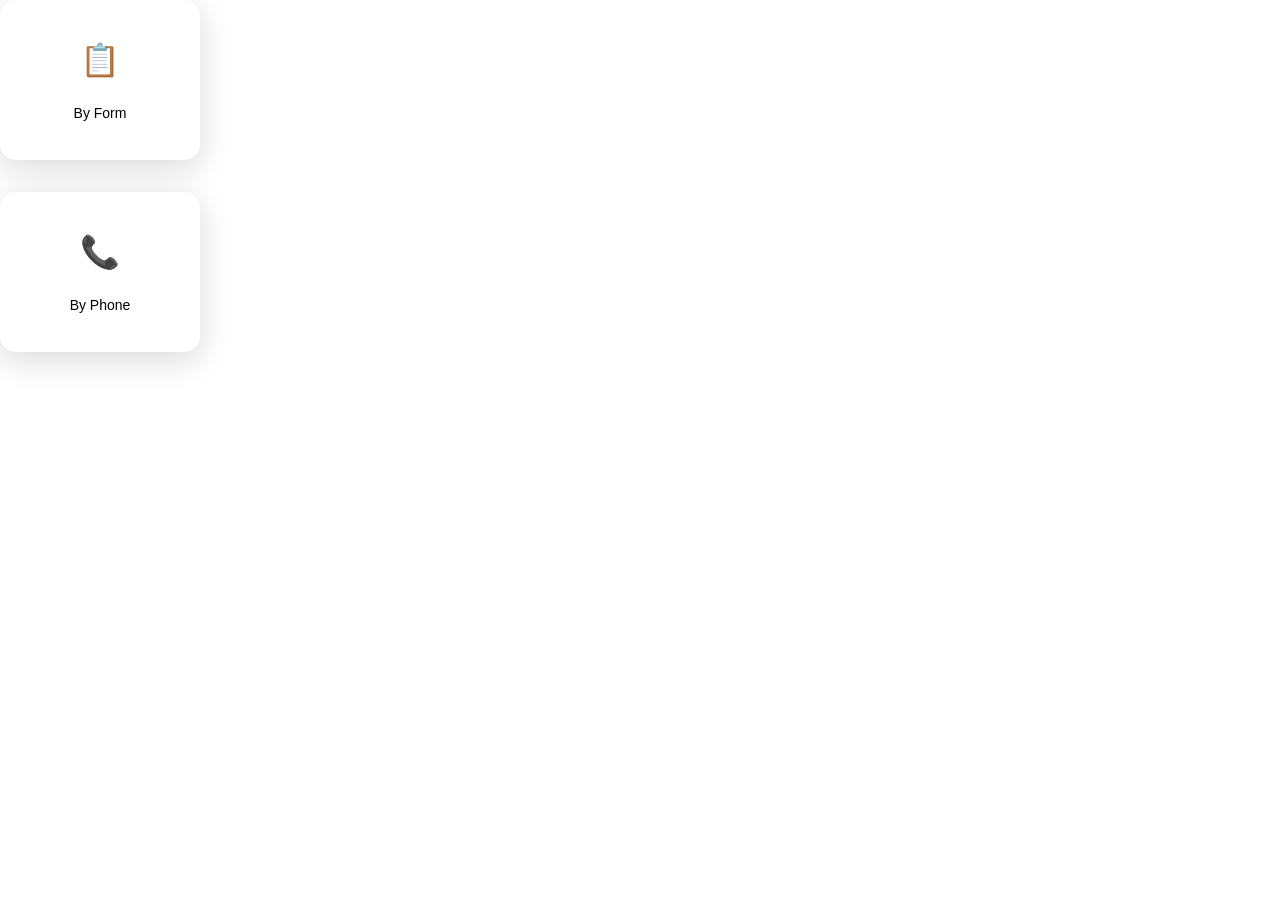
<file: card/pattern-02/index.html>
<!DOCTYPE html>
<html lang="ja">
<head>
<meta charset="UTF-8">
<meta name="viewport" content="width=device-width, initial-scale=1">
<link rel="stylesheet" href="style.css">
<title>Floating Card</title>
</head>
<body>

<div class="floating" style="width: 200px; height: 160px;">
    <span style="font-size: 2rem;">📋</span>
    <span>By Form</span>
</div>

<div class="floating" style="width: 200px; height: 160px; margin-top: 2rem;">
    <span style="font-size: 2rem;">📞</span>
    <span>By Phone</span>
</div>

</body>
</html>
</file>
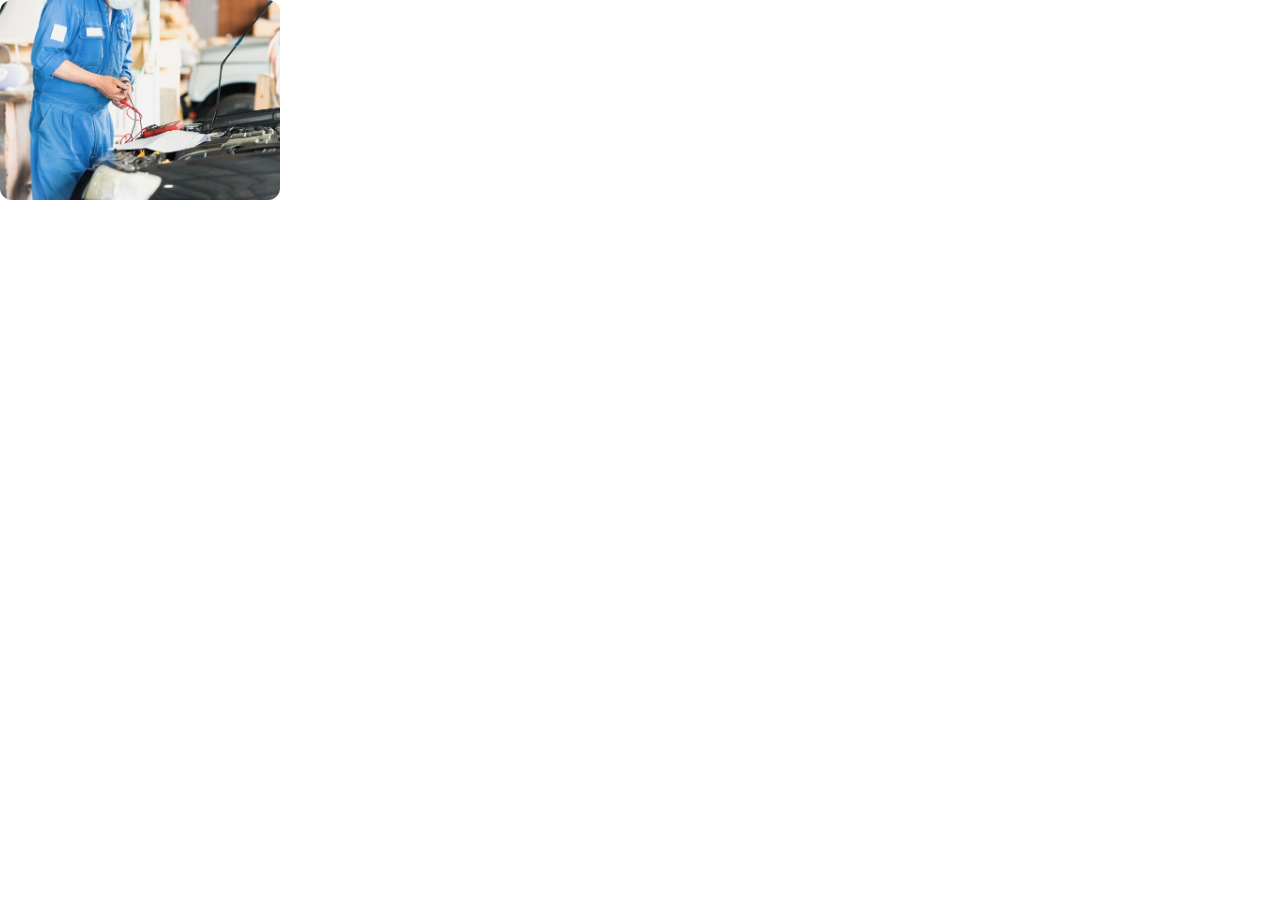
<file: card/pattern-03/index.html>
<!DOCTYPE html>
<html lang="ja">
<head>
<meta charset="UTF-8">
<meta name="viewport" content="width=device-width, initial-scale=1">
<title>Box Blur Hover</title>
<link rel="stylesheet" href="style.css">
</head>
<body>

<div class="box-blur" style="
    width: 280px;
    height: 200px;
    background-image: url('image1.jpg');
">
    <span class="label">VIEW MORE →</span>
</div>

</body>
</html>
</file>
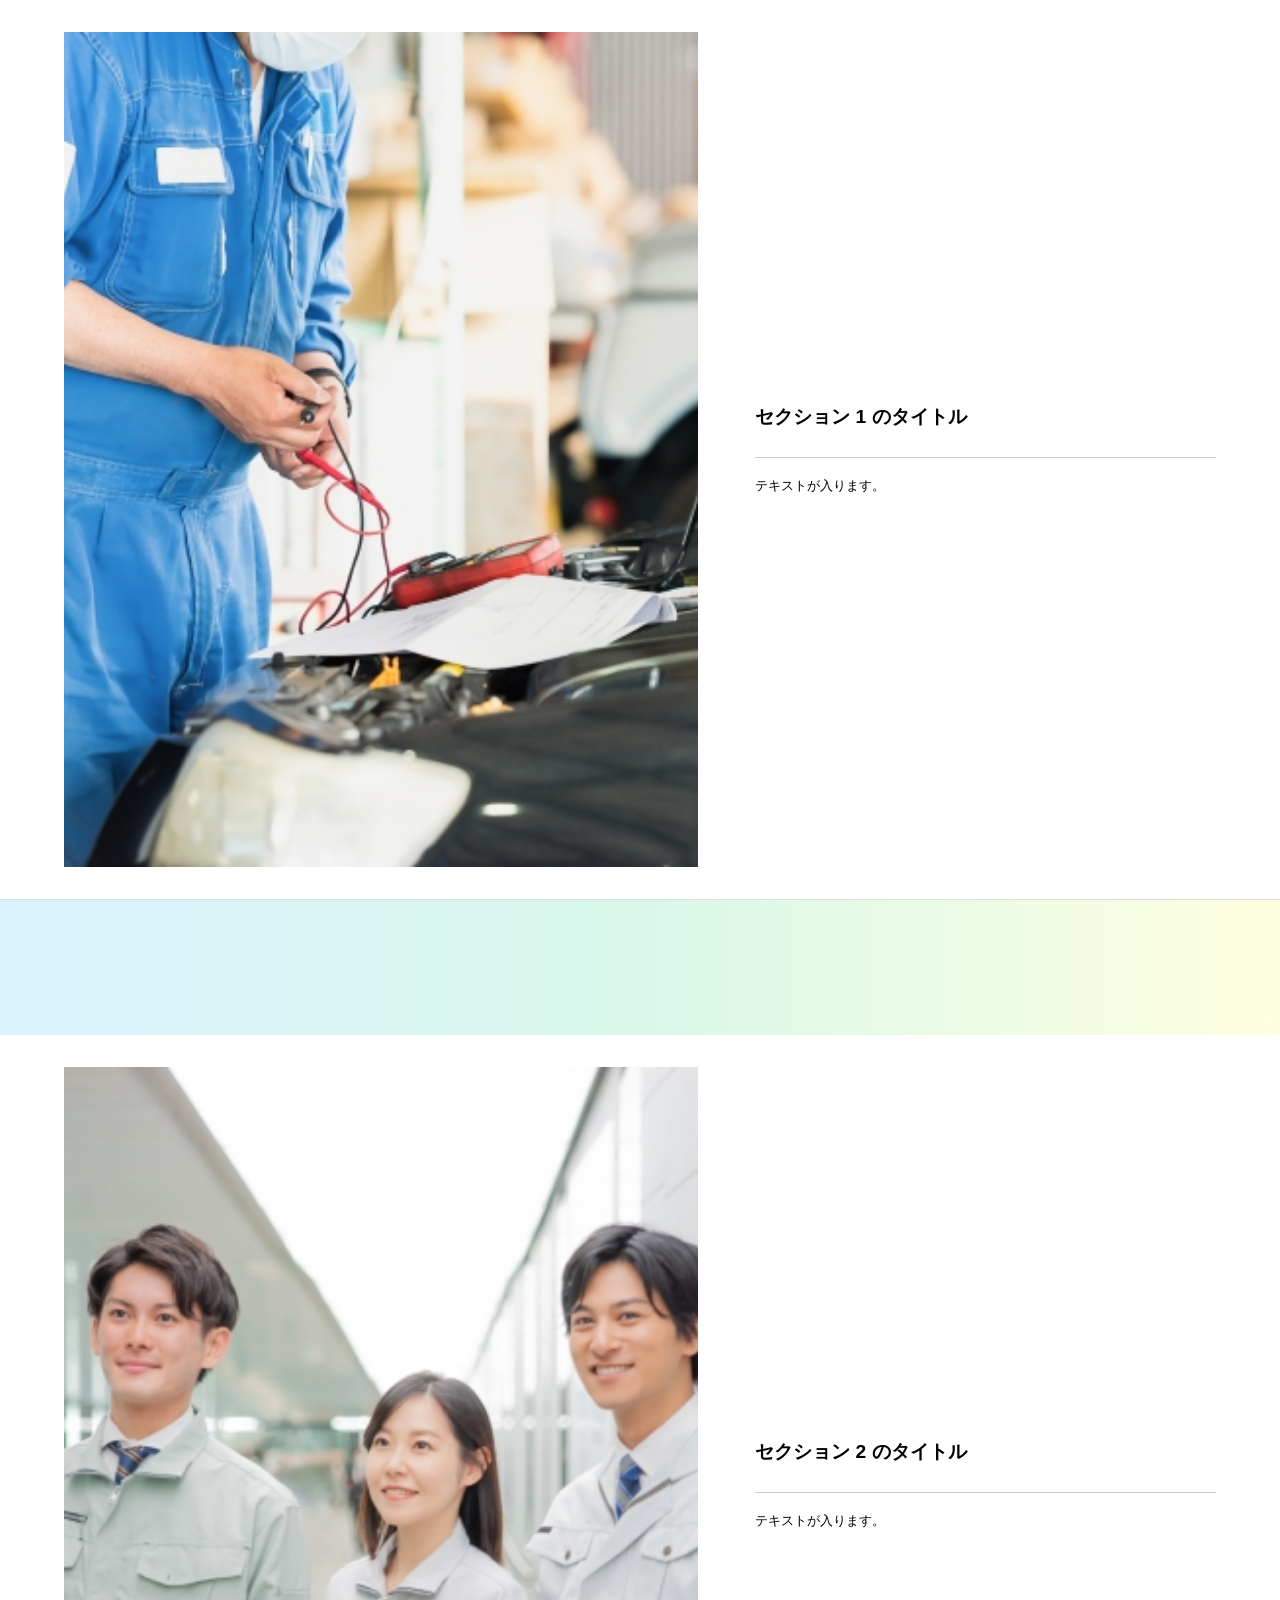
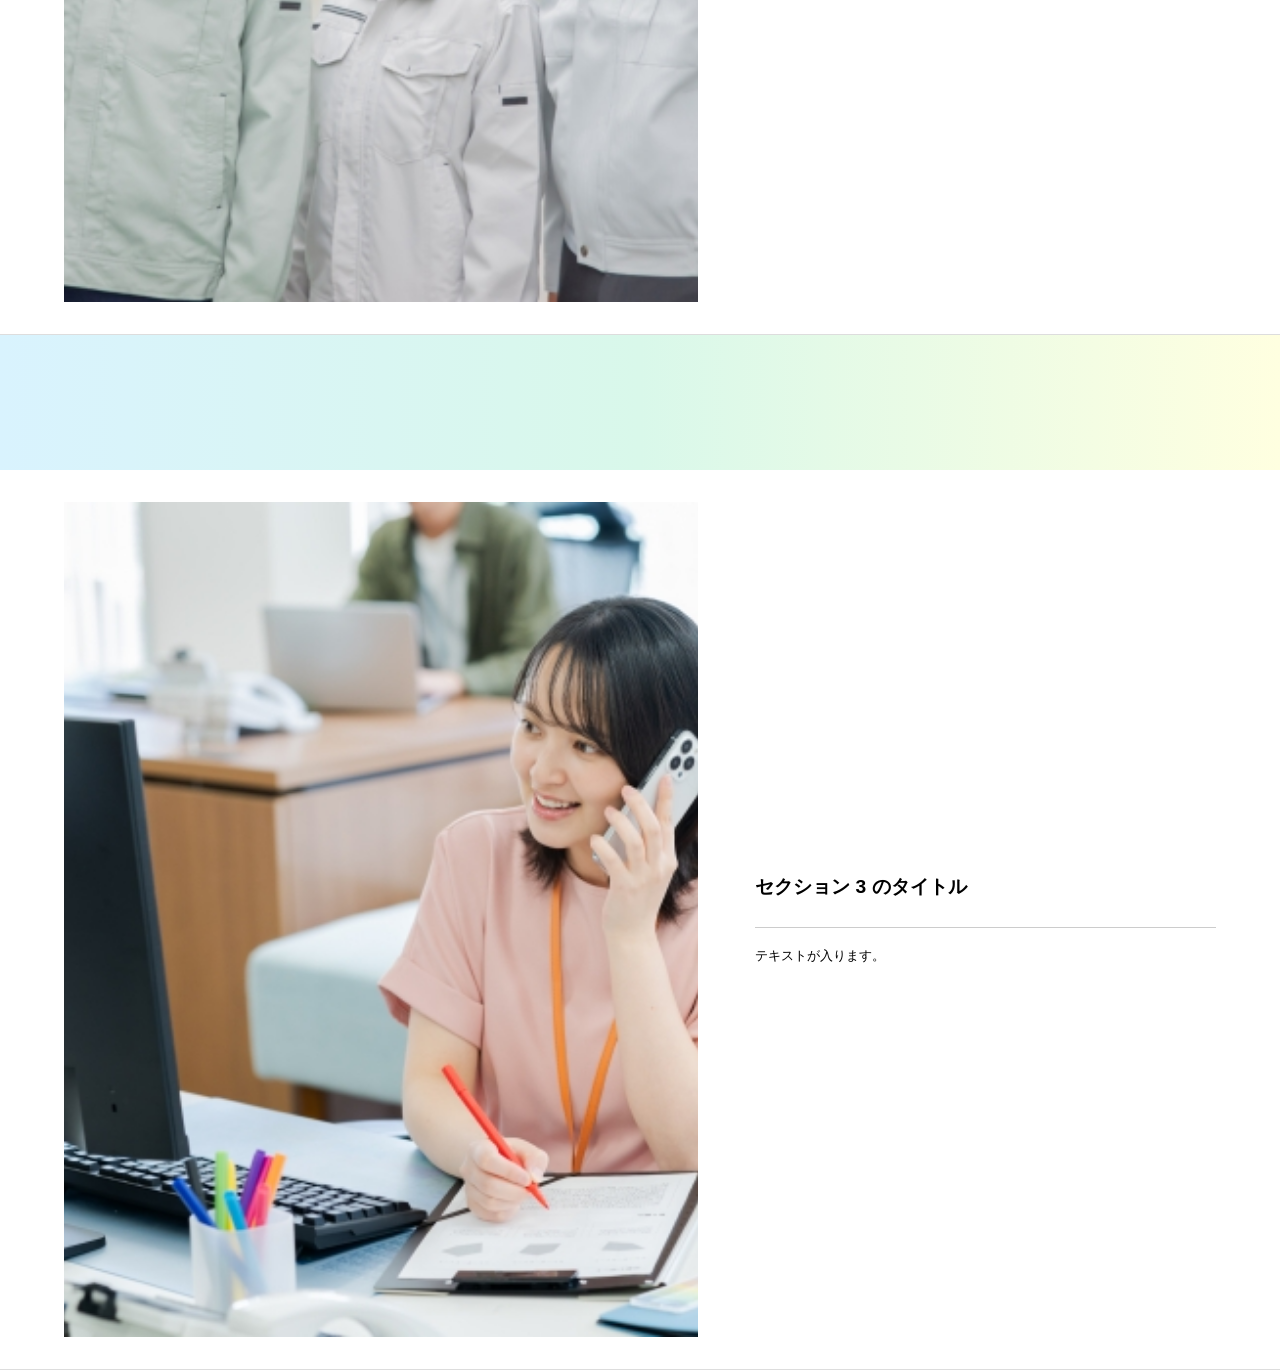
<file: card/pattern-04/index.html>
<!DOCTYPE html>
<html lang="ja">
<head>
<meta charset="UTF-8">
<meta name="viewport" content="width=device-width, initial-scale=1">
<title>Sticky Scroll</title>
<link rel="stylesheet" href="style.css">
</head>
<body>

<div class="section-cover">
    <section class="scroll-top">
        <img src="img/image1.jpg" alt="">
        <div>
            <h3>セクション 1 のタイトル</h3>
            <p>テキストが入ります。</p>
        </div>
    </section>
    <section class="scroll-top">
        <img src="img/image2.jpg" alt="">
        <div>
            <h3>セクション 2 のタイトル</h3>
            <p>テキストが入ります。</p>
        </div>
    </section>
    <section class="scroll-top">
        <img src="img/image3.jpg" alt="">
        <div>
            <h3>セクション 3 のタイトル</h3>
            <p>テキストが入ります。</p>
        </div>
    </section>
</div>

</body>
</html>
</file>
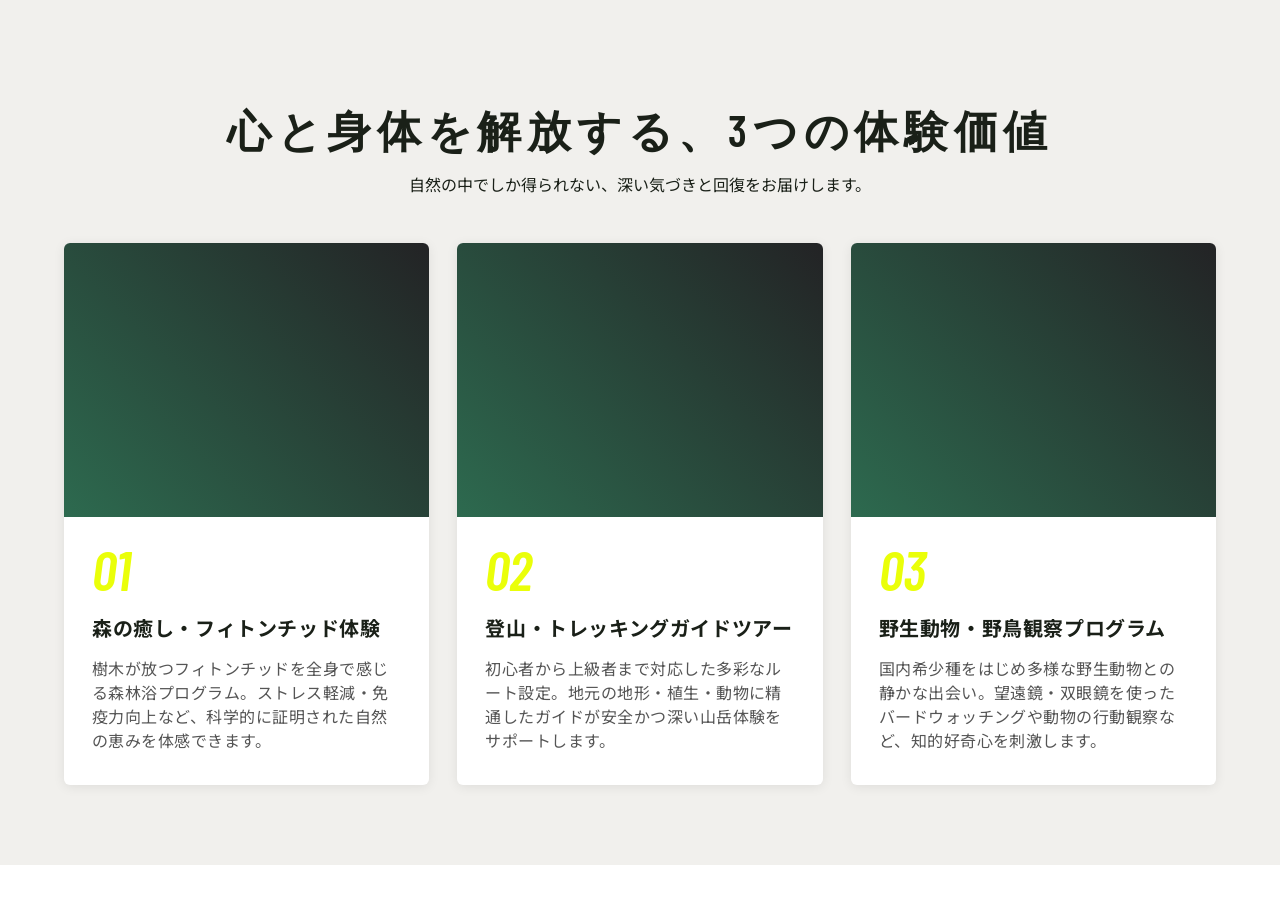
<file: component/component-2/index.html>
<!DOCTYPE html>
<html lang="ja">
<head>
    <meta charset="UTF-8">
    <meta name="viewport" content="width=device-width, initial-scale=1.0">
    <title>体験価値セクション</title>
    <link rel="preconnect" href="https://fonts.googleapis.com">
    <link href="https://fonts.googleapis.com/css2?family=Barlow+Condensed:ital,wght@0,400;0,600;1,400;1,600&family=Barlow+Semi+Condensed:wght@300;400;500;600&family=Noto+Sans+JP:wght@400;500;700&display=swap" rel="stylesheet">
    <link rel="stylesheet" href="import.css">
</head>
<body>

<!-- ===== 体験価値セクション ===== -->
<section class="section features-section bg-beige">
    <div class="container">

        <!-- セクションタイトル -->
        <hgroup class="section-title section-title--dark">
            <h2>心と身体を解放する、3つの体験価値</h2>
            <p>自然の中でしか得られない、深い気づきと回復をお届けします。</p>
        </hgroup>

        <!-- カードグリッド -->
        <div class="features-grid">

            <!-- カード1 -->
            <article class="feature-card">
                <div class="feature-card__img bg-grad-main"></div>
                <div class="feature-card__body">
                    <span class="feature-card__num font-display italic">01</span>
                    <h3 class="feature-card__title">森の癒し・フィトンチッド体験</h3>
                    <p class="feature-card__text">樹木が放つフィトンチッドを全身で感じる森林浴プログラム。ストレス軽減・免疫力向上など、科学的に証明された自然の恵みを体感できます。</p>
                </div>
            </article>

            <!-- カード2 -->
            <article class="feature-card">
                <div class="feature-card__img bg-grad-main"></div>
                <div class="feature-card__body">
                    <span class="feature-card__num font-display italic">02</span>
                    <h3 class="feature-card__title">登山・トレッキングガイドツアー</h3>
                    <p class="feature-card__text">初心者から上級者まで対応した多彩なルート設定。地元の地形・植生・動物に精通したガイドが安全かつ深い山岳体験をサポートします。</p>
                </div>
            </article>

            <!-- カード3 -->
            <article class="feature-card">
                <div class="feature-card__img bg-grad-main"></div>
                <div class="feature-card__body">
                    <span class="feature-card__num font-display italic">03</span>
                    <h3 class="feature-card__title">野生動物・野鳥観察プログラム</h3>
                    <p class="feature-card__text">国内希少種をはじめ多様な野生動物との静かな出会い。望遠鏡・双眼鏡を使ったバードウォッチングや動物の行動観察など、知的好奇心を刺激します。</p>
                </div>
            </article>

        </div>
    </div>
</section>

</body>
</html>
</file>
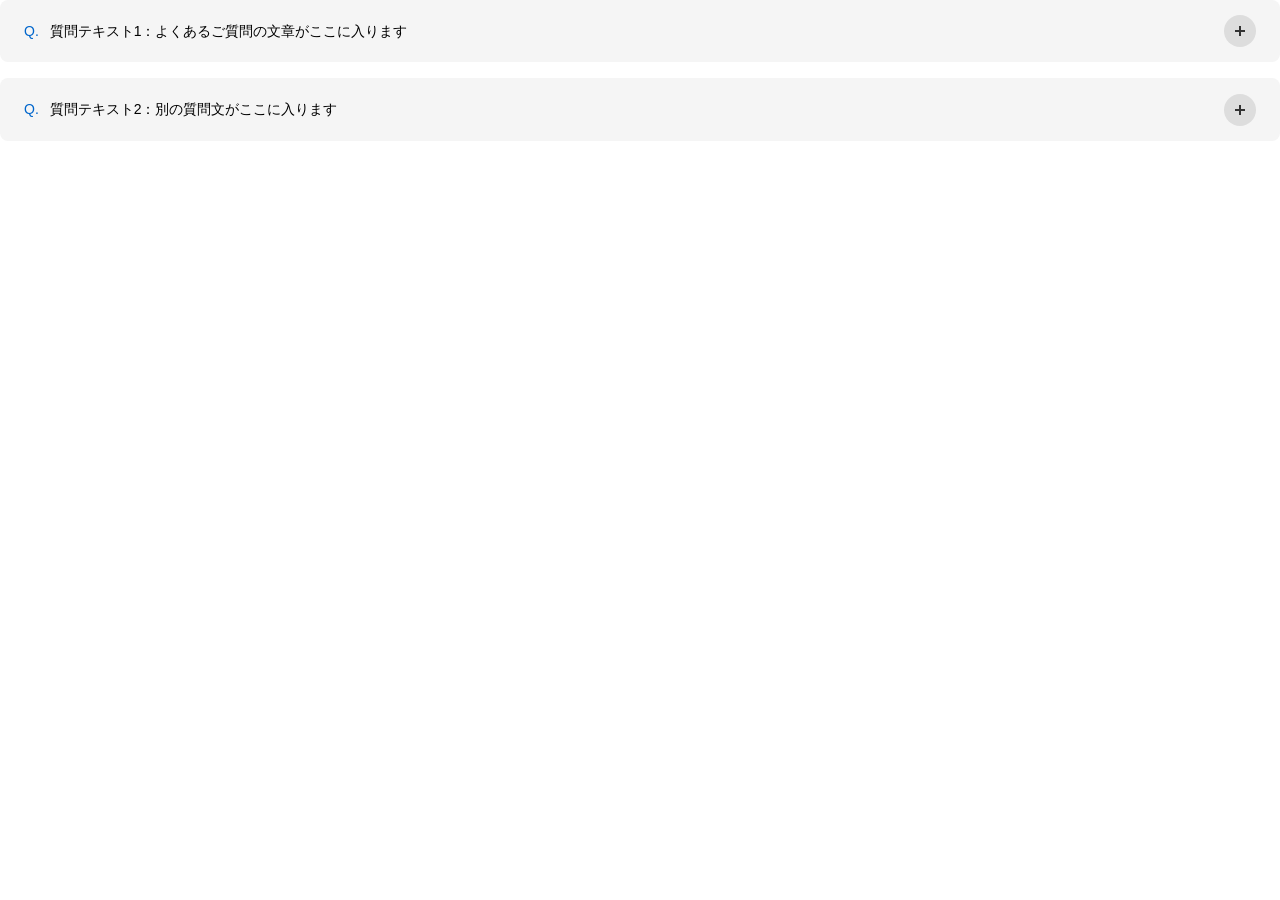
<file: faq/pattern-01/index.html>
<!DOCTYPE html>
<html lang="ja">
<head>
<meta charset="UTF-8">
<meta name="viewport" content="width=device-width, initial-scale=1">
<link rel="stylesheet" href="style.css">
<title>FAQ Accordion</title>
</head>
<body>

<div class="faq-list">
    <dl class="faq-item">
        <dt class="faq-q">
            質問テキスト1：よくあるご質問の文章がここに入ります
            <span class="faq-toggle"></span>
        </dt>
        <dd class="faq-a">
            回答テキスト1：質問に対する詳細な回答が入ります。
        </dd>
    </dl>
    <dl class="faq-item">
        <dt class="faq-q">
            質問テキスト2：別の質問文がここに入ります
            <span class="faq-toggle"></span>
        </dt>
        <dd class="faq-a">
            回答テキスト2：対応する回答が入ります。
        </dd>
    </dl>
</div>

<script src="script.js"></script>
</body>
</html>
</file>
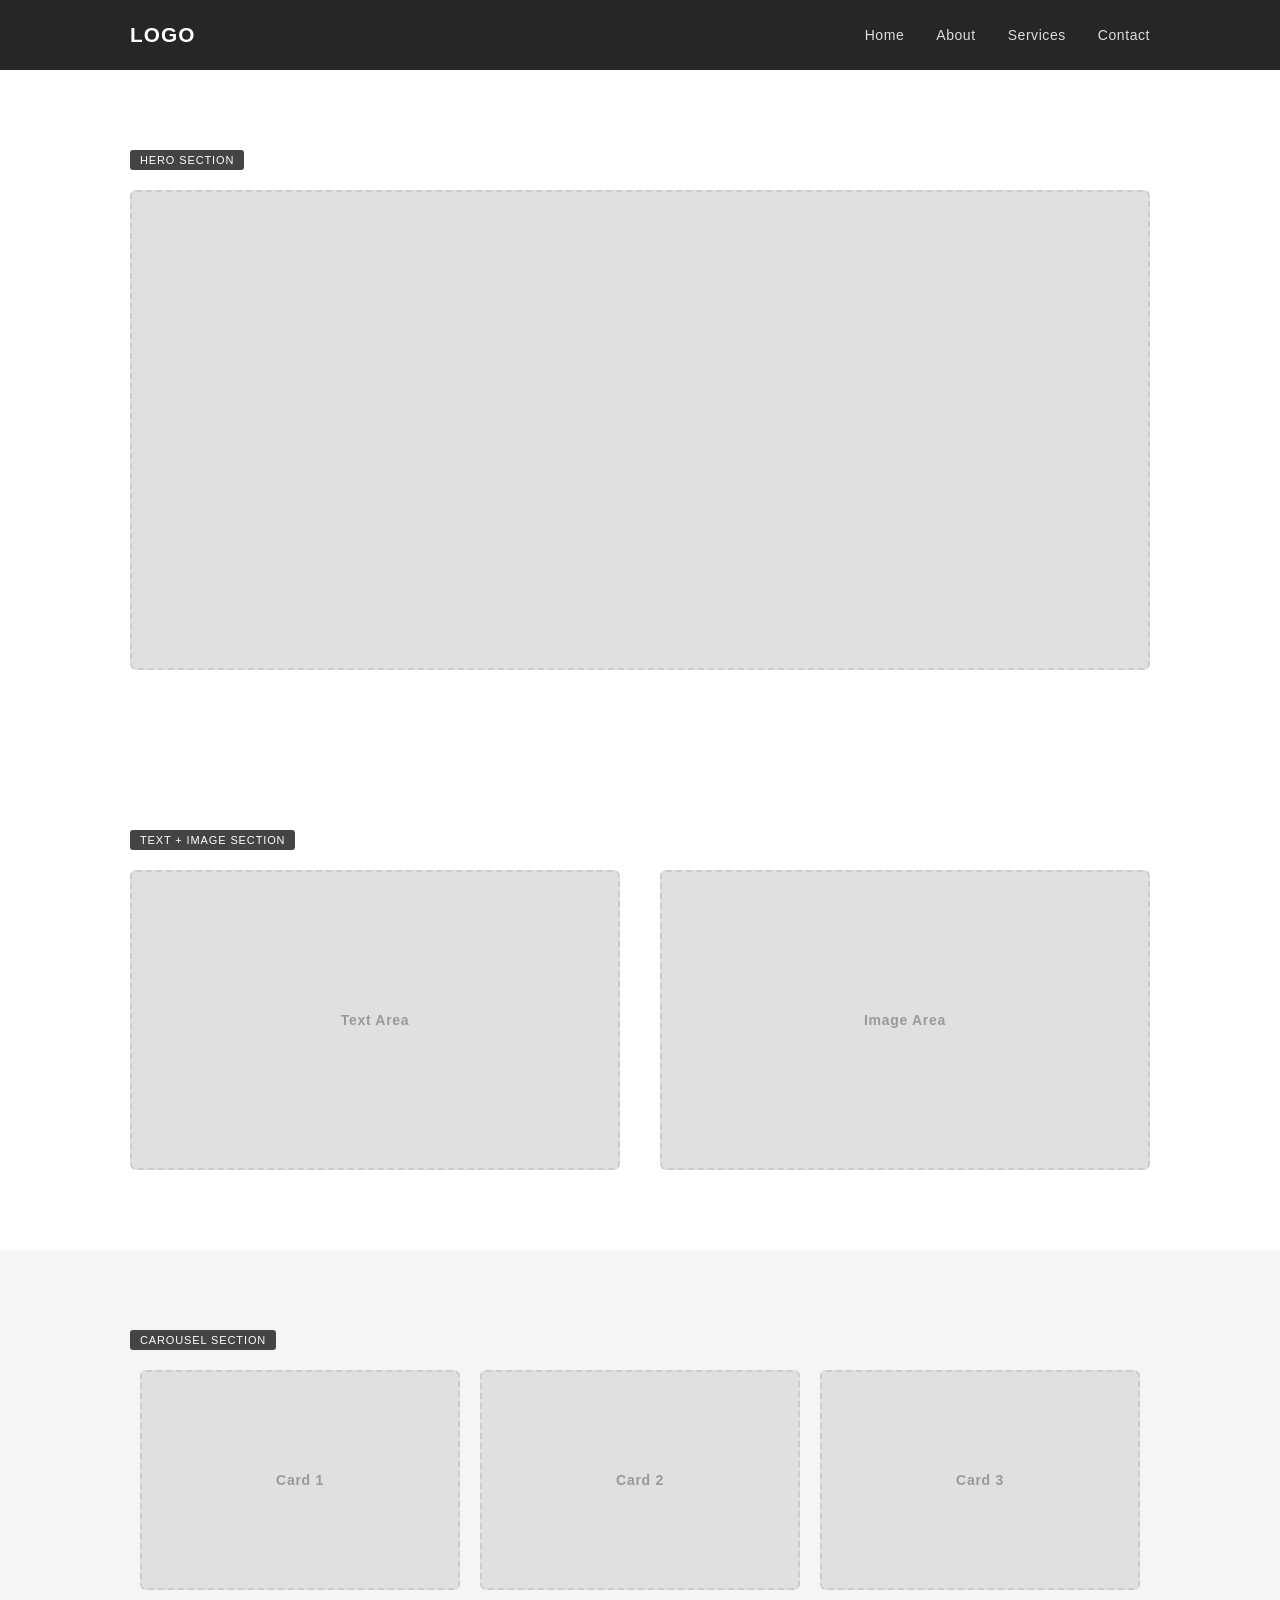
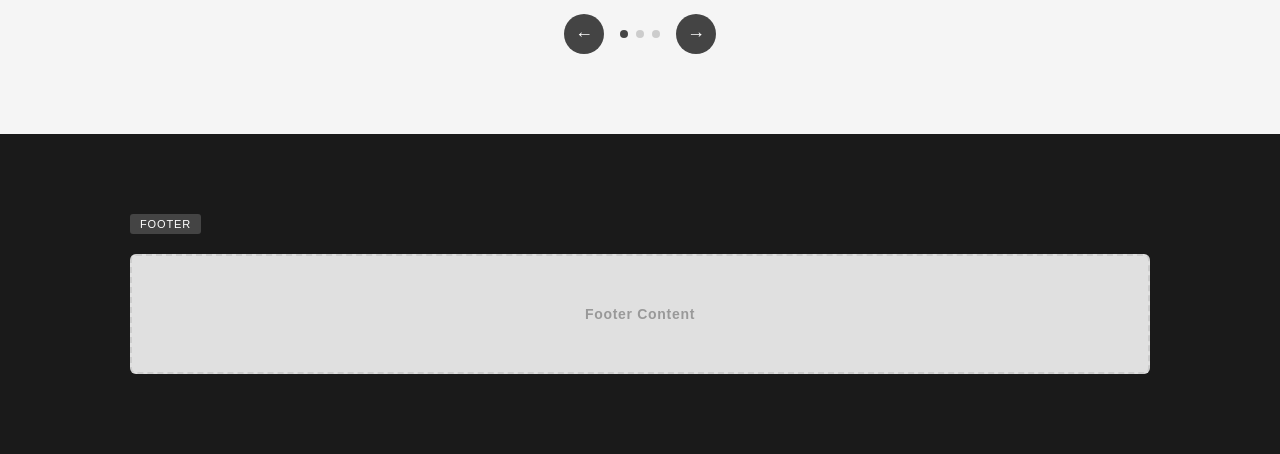
<file: top-templete/pattern-01/index.html>
<!DOCTYPE html>
<html lang="ja">
    <head>
        <meta charset="UTF-8">
        <meta name="viewport" content="width=device-width, initial-scale=1.0">
        <title>header-pattern-01</title>
        <link rel="stylesheet" href="../../asset/reset.css">
        <link rel="stylesheet" href="style.css">
    </head>
    <body>
        
    <!-- ========== HEADER ========== -->
    <header class="header">
      <div class="container header__inner">
        <div class="header__logo">Logo</div>
        <nav class="header__nav">
          <ul class="header__nav-list">
            <li><a href="#!">Home</a></li>
            <li><a href="#!">About</a></li>
            <li><a href="#!">Services</a></li>
            <li><a href="#!">Contact</a></li>
          </ul>
        </nav>
        <button class="header__hamburger" id="hamburger" aria-label="メニューを開く">
          <span></span><span></span><span></span>
        </button>
      </div>
    </header>

    <!-- ========== HERO ========== -->
    <section class="hero">
      <div class="container hero__inner">
        <div class="section-label">Hero Section</div>
        <div class="placeholder placeholder--hero"></div>
      </div>
    </section>

    <!-- ========== TEXT + IMAGE ========== -->
    <section class="section content-section">
      <div class="container">
        <div class="section-label">Text + Image Section</div>
        <div class="content-section__grid">
          <div class="placeholder placeholder--text">
            <span>Text Area</span>
          </div>
          <div class="placeholder placeholder--image">
            <span>Image Area</span>
          </div>
        </div>
      </div>
    </section>

    <!-- ========== CAROUSEL ========== -->
    <section class="section carousel-section">
      <div class="container">
        <div class="section-label">Carousel Section</div>
        <div class="carousel">
          <div class="carousel__track-wrapper">
            <ul class="carousel__track">
              <li class="carousel__slide">
                <div class="placeholder placeholder--card"><span>Card 1</span></div>
              </li>
              <li class="carousel__slide">
                <div class="placeholder placeholder--card"><span>Card 2</span></div>
              </li>
              <li class="carousel__slide">
                <div class="placeholder placeholder--card"><span>Card 3</span></div>
              </li>
              <li class="carousel__slide">
                <div class="placeholder placeholder--card"><span>Card 4</span></div>
              </li>
              <li class="carousel__slide">
                <div class="placeholder placeholder--card"><span>Card 5</span></div>
              </li>
            </ul>
          </div>
          <div class="carousel__controls">
            <button class="carousel__btn" id="carousel-prev" aria-label="前へ">&#8592;</button>
            <div class="carousel__dots" id="carousel-dots"></div>
            <button class="carousel__btn" id="carousel-next" aria-label="次へ">&#8594;</button>
          </div>
        </div>
      </div>
    </section>

    <!-- ========== FOOTER ========== -->
    <footer class="footer">
      <div class="container footer__inner">
        <div class="section-label">Footer</div>
        <div class="placeholder placeholder--footer">
          <span>Footer Content</span>
        </div>
      </div>
    </footer>

        <script src="https://code.jquery.com/jquery-3.7.1.min.js"></script>
        <script src="script.js"></script>
    </body>
</html>
</file>
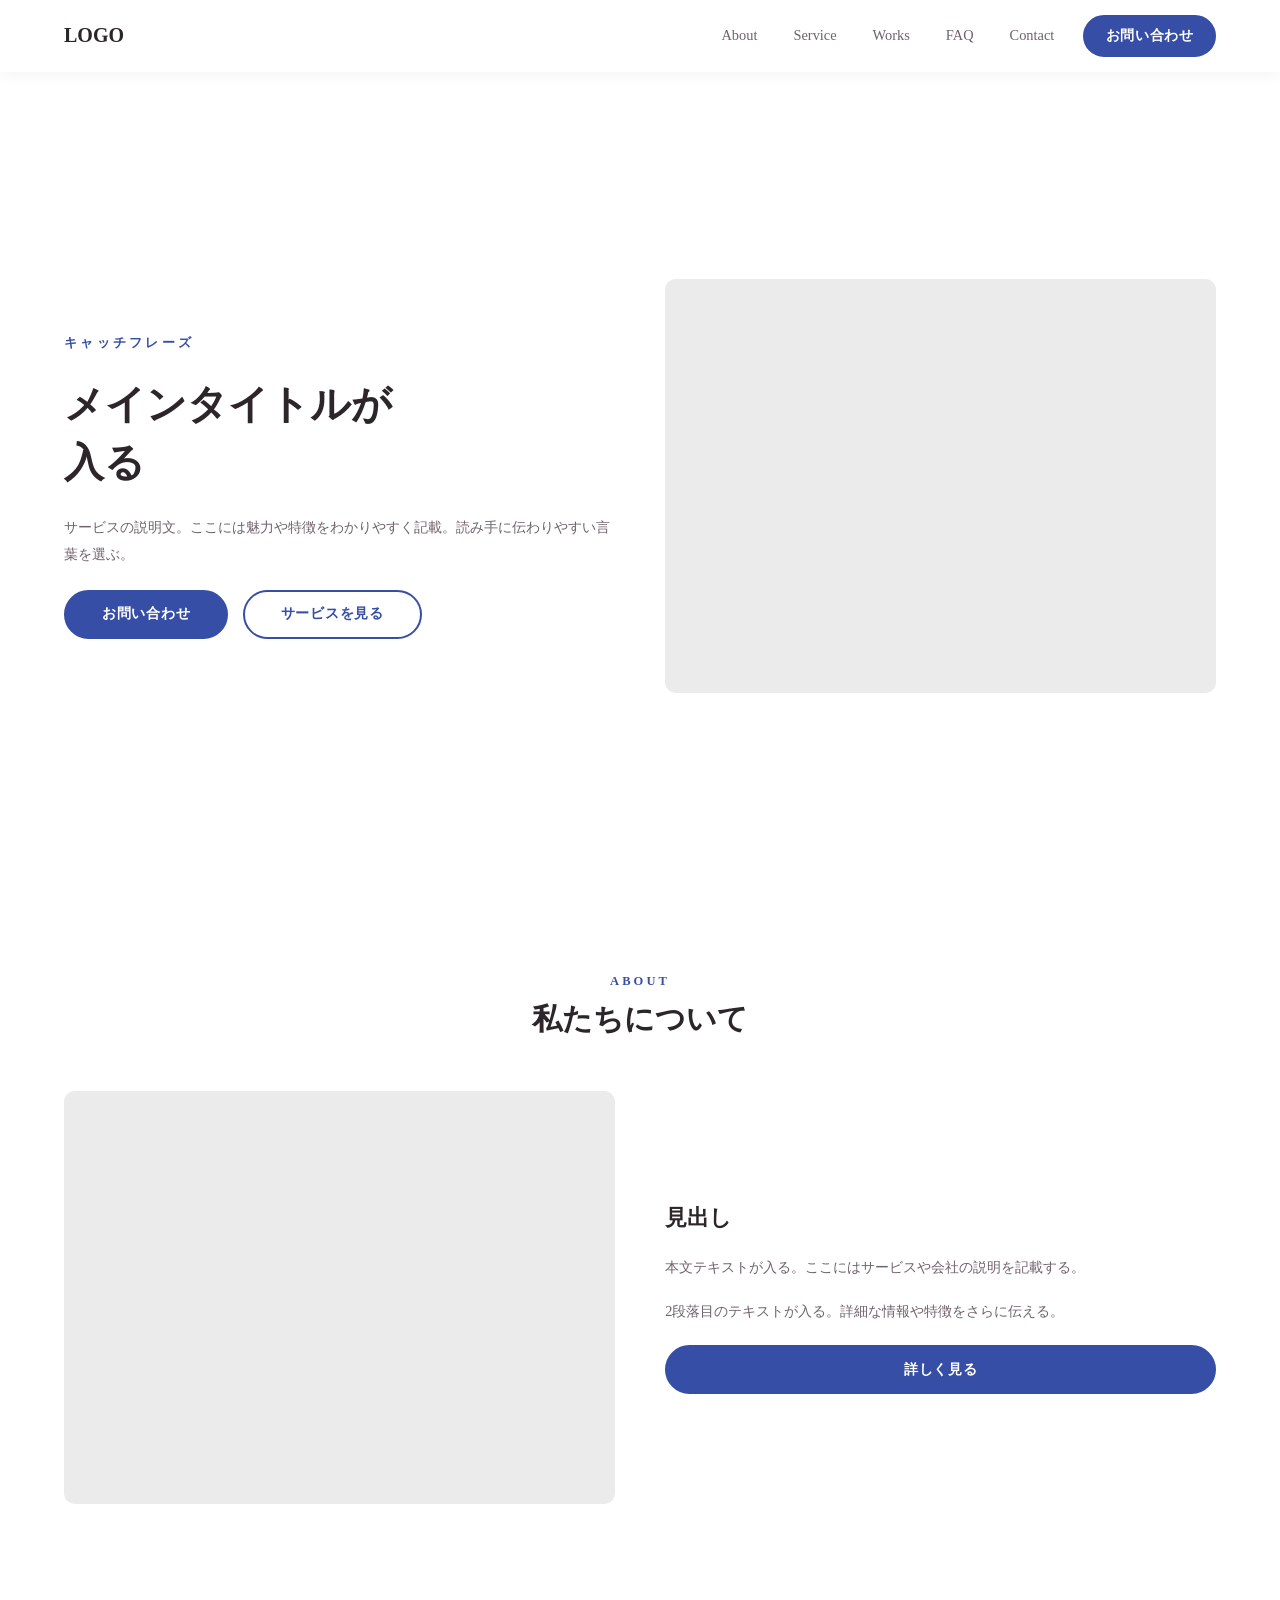
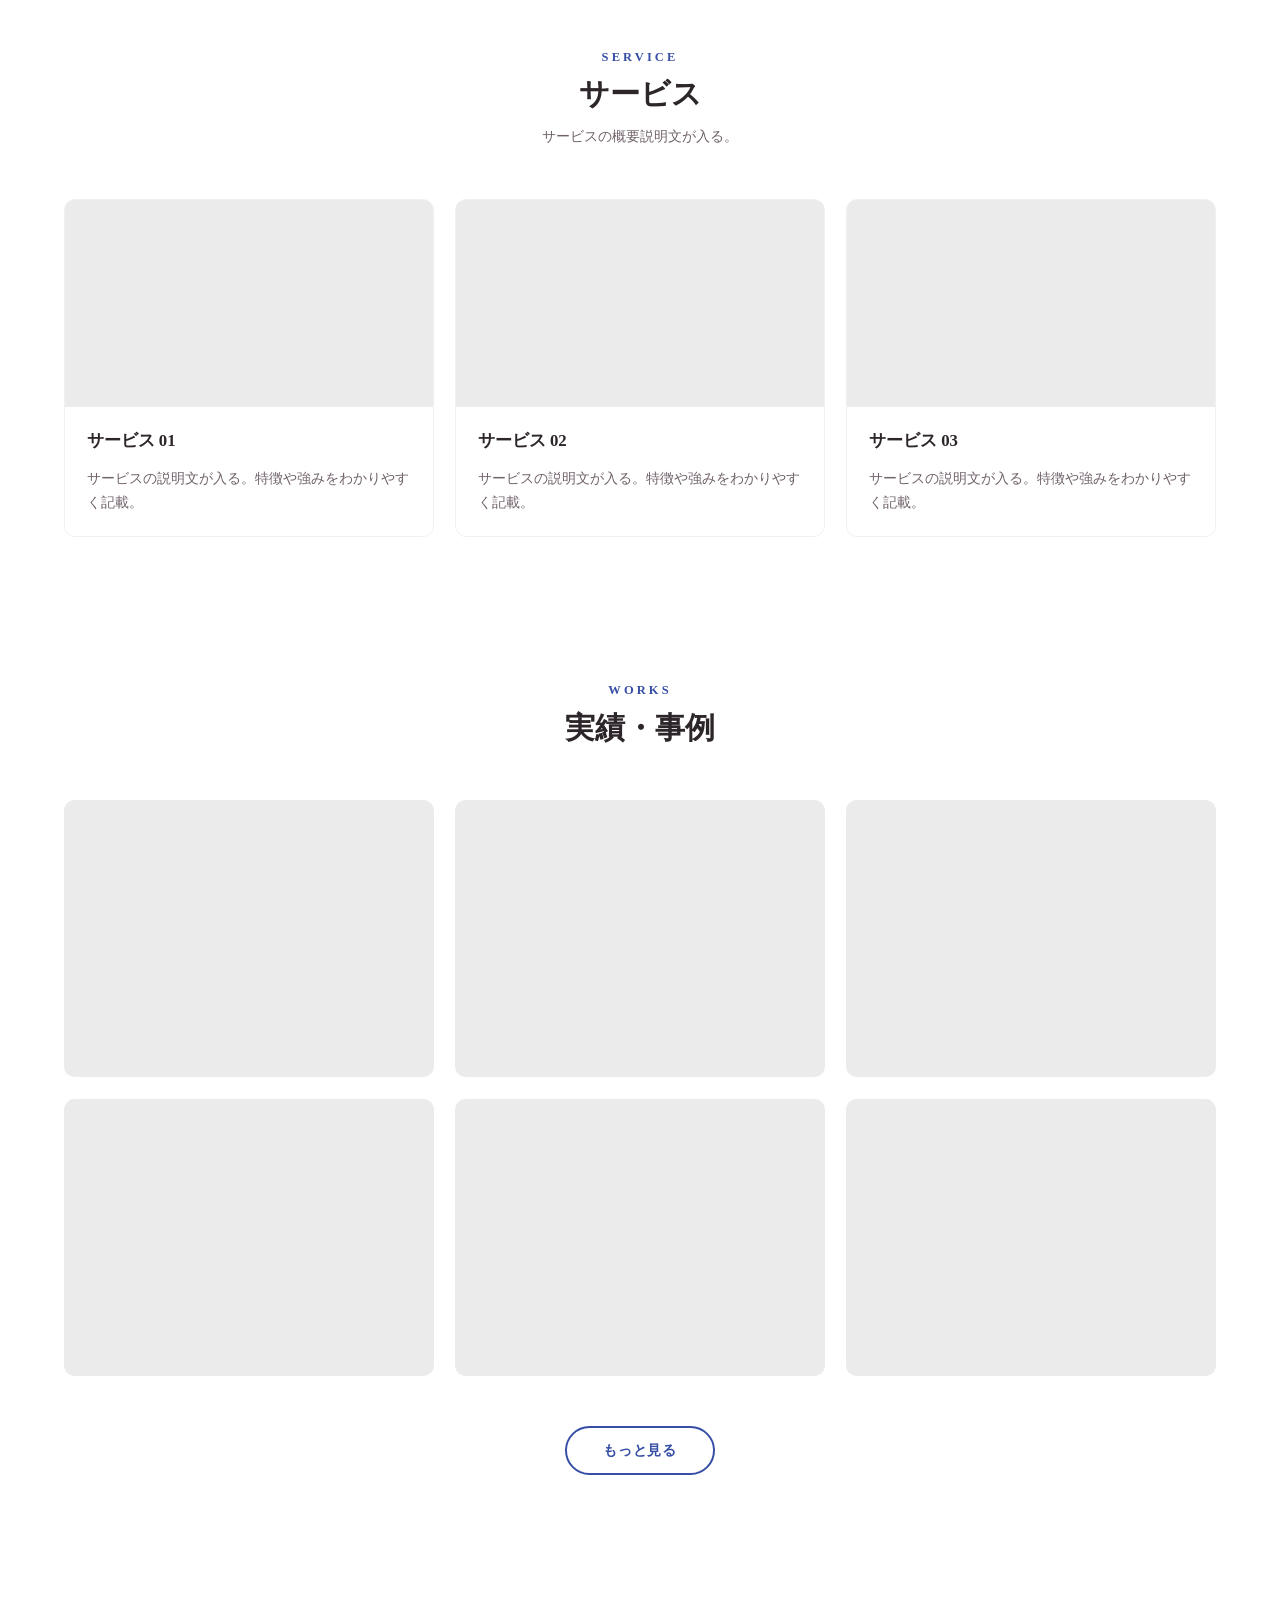
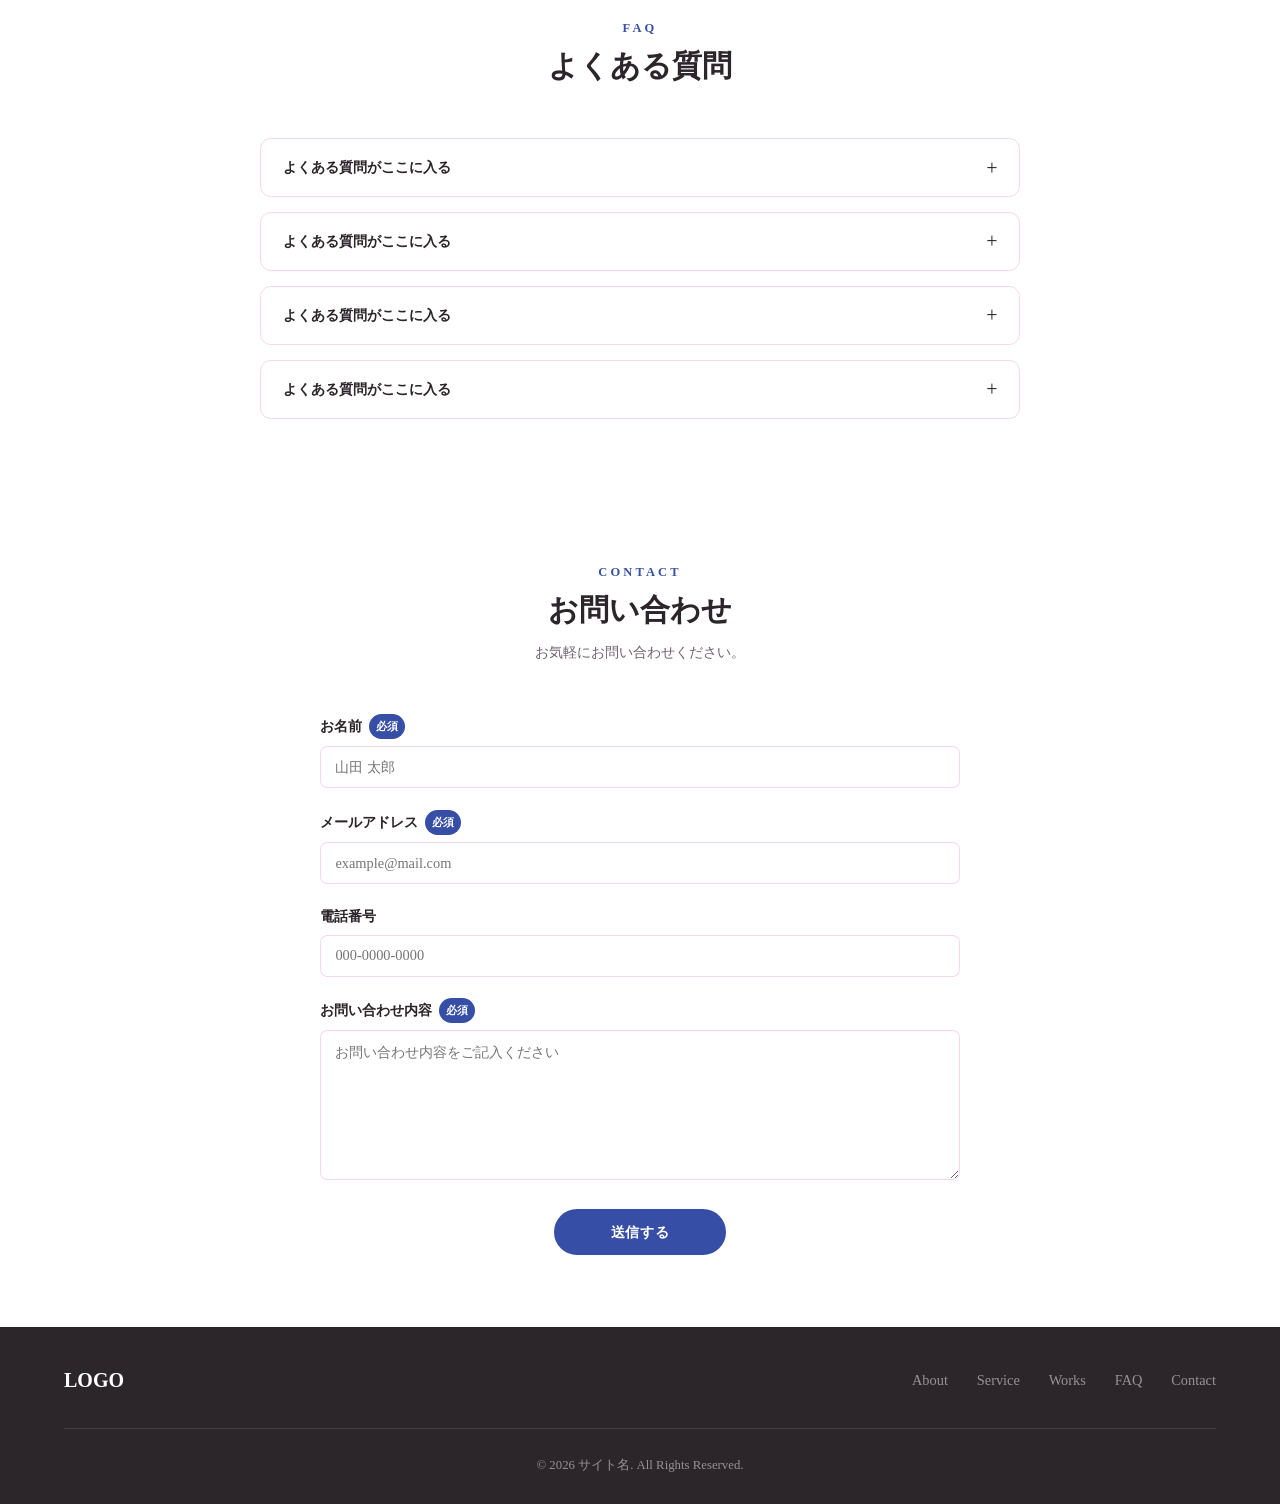
<file: top-templete/patteru-04/index.html>
<!DOCTYPE html>
<html lang="ja">
<head>
    <meta charset="UTF-8">
    <meta name="viewport" content="width=device-width, initial-scale=1.0">
    <title>サイトタイトル</title>
    <link rel="stylesheet" href="reset.css">
    <link rel="stylesheet" href="common.css">
    <link rel="stylesheet" href="style.css">
    <link rel="stylesheet" href="pc.css">
    <link rel="stylesheet" href="tb.css">
    <link rel="stylesheet" href="sp.css">
</head>
<body>

    <!-- ========== HEADER ========== -->
    <header>
        <div class="header-inner">
            <a href="/" class="header-logo">LOGO</a>
            <nav class="header-nav">
                <ul>
                    <li><a href="#about">About</a></li>
                    <li><a href="#service">Service</a></li>
                    <li><a href="#works">Works</a></li>
                    <li><a href="#faq">FAQ</a></li>
                    <li><a href="#contact">Contact</a></li>
                </ul>
            </nav>
            <a href="#contact" class="btn header-cta">お問い合わせ</a>
            <!-- JS: クリックで .is-active を toggle -->
            <button class="hb-btn" type="button" aria-label="メニューを開く" aria-expanded="false">
                <span></span>
                <span></span>
                <span></span>
            </button>
        </div>
    </header>

    <!-- JS: クリックで .is-open を toggle -->
    <nav class="sp-nav">
        <ul>
            <li><a href="#about">About</a></li>
            <li><a href="#service">Service</a></li>
            <li><a href="#works">Works</a></li>
            <li><a href="#faq">FAQ</a></li>
            <li><a href="#contact">Contact</a></li>
        </ul>
        <a href="#contact" class="btn">お問い合わせ</a>
    </nav>

    <main>

        <!-- ========== HERO ========== -->
        <section id="first" class="section-hero">
            <div class="container hero-inner">
                <div class="hero-text">
                    <p class="hero-label">キャッチフレーズ</p>
                    <h1 class="hero-title">メインタイトルが<br>入る</h1>
                    <p class="hero-desc">サービスの説明文。ここには魅力や特徴をわかりやすく記載。読み手に伝わりやすい言葉を選ぶ。</p>
                    <div class="hero-btns">
                        <a href="#contact" class="btn">お問い合わせ</a>
                        <a href="#service" class="btn btn-outline">サービスを見る</a>
                    </div>
                </div>
                <div class="hero-img img-placeholder"></div>
            </div>
        </section>

        <!-- ========== ABOUT ========== -->
        <section id="about" class="section-about">
            <div class="container">
                <div class="section-head">
                    <p class="section-label">ABOUT</p>
                    <h2 class="section-title">私たちについて</h2>
                </div>
                <div class="about-grid">
                    <div class="about-img img-placeholder"></div>
                    <div class="about-text">
                        <h3>見出し</h3>
                        <p>本文テキストが入る。ここにはサービスや会社の説明を記載する。</p>
                        <p>2段落目のテキストが入る。詳細な情報や特徴をさらに伝える。</p>
                        <a href="#service" class="btn">詳しく見る</a>
                    </div>
                </div>
            </div>
        </section>

        <!-- ========== SERVICE ========== -->
        <section id="service" class="section-service">
            <div class="container">
                <div class="section-head">
                    <p class="section-label">SERVICE</p>
                    <h2 class="section-title">サービス</h2>
                    <p class="section-desc">サービスの概要説明文が入る。</p>
                </div>
                <ul class="card-grid">
                    <li class="card">
                        <div class="card-img img-placeholder"></div>
                        <div class="card-body">
                            <h3 class="card-title">サービス 01</h3>
                            <p class="card-text">サービスの説明文が入る。特徴や強みをわかりやすく記載。</p>
                        </div>
                    </li>
                    <li class="card">
                        <div class="card-img img-placeholder"></div>
                        <div class="card-body">
                            <h3 class="card-title">サービス 02</h3>
                            <p class="card-text">サービスの説明文が入る。特徴や強みをわかりやすく記載。</p>
                        </div>
                    </li>
                    <li class="card">
                        <div class="card-img img-placeholder"></div>
                        <div class="card-body">
                            <h3 class="card-title">サービス 03</h3>
                            <p class="card-text">サービスの説明文が入る。特徴や強みをわかりやすく記載。</p>
                        </div>
                    </li>
                </ul>
            </div>
        </section>

        <!-- ========== WORKS ========== -->
        <section id="works" class="section-works">
            <div class="container">
                <div class="section-head">
                    <p class="section-label">WORKS</p>
                    <h2 class="section-title">実績・事例</h2>
                </div>
                <ul class="works-grid">
                    <li class="works-item img-placeholder"></li>
                    <li class="works-item img-placeholder"></li>
                    <li class="works-item img-placeholder"></li>
                    <li class="works-item img-placeholder"></li>
                    <li class="works-item img-placeholder"></li>
                    <li class="works-item img-placeholder"></li>
                </ul>
                <div class="section-more">
                    <a href="#" class="btn btn-outline">もっと見る</a>
                </div>
            </div>
        </section>

        <!-- ========== FAQ ========== -->
        <section id="faq" class="section-faq">
            <div class="container">
                <div class="section-head">
                    <p class="section-label">FAQ</p>
                    <h2 class="section-title">よくある質問</h2>
                </div>
                <div class="faq-list">
                    <details class="faq-item">
                        <summary class="faq-q">よくある質問がここに入る</summary>
                        <div class="faq-a">回答文が入る。必要であれば複数行にわたって記載。</div>
                    </details>
                    <details class="faq-item">
                        <summary class="faq-q">よくある質問がここに入る</summary>
                        <div class="faq-a">回答文が入る。必要であれば複数行にわたって記載。</div>
                    </details>
                    <details class="faq-item">
                        <summary class="faq-q">よくある質問がここに入る</summary>
                        <div class="faq-a">回答文が入る。必要であれば複数行にわたって記載。</div>
                    </details>
                    <details class="faq-item">
                        <summary class="faq-q">よくある質問がここに入る</summary>
                        <div class="faq-a">回答文が入る。必要であれば複数行にわたって記載。</div>
                    </details>
                </div>
            </div>
        </section>

        <!-- ========== CONTACT ========== -->
        <section id="contact" class="section-contact">
            <div class="container">
                <div class="section-head">
                    <p class="section-label">CONTACT</p>
                    <h2 class="section-title">お問い合わせ</h2>
                    <p class="section-desc">お気軽にお問い合わせください。</p>
                </div>
                <form class="contact-form" action="#" method="post">
                    <div class="form-row">
                        <label for="name">お名前 <span class="required">必須</span></label>
                        <input type="text" id="name" name="name" placeholder="山田 太郎" required>
                    </div>
                    <div class="form-row">
                        <label for="email">メールアドレス <span class="required">必須</span></label>
                        <input type="email" id="email" name="email" placeholder="example@mail.com" required>
                    </div>
                    <div class="form-row">
                        <label for="tel">電話番号</label>
                        <input type="tel" id="tel" name="tel" placeholder="000-0000-0000">
                    </div>
                    <div class="form-row">
                        <label for="message">お問い合わせ内容 <span class="required">必須</span></label>
                        <textarea id="message" name="message" rows="6" placeholder="お問い合わせ内容をご記入ください" required></textarea>
                    </div>
                    <div class="form-submit">
                        <button type="submit" class="btn">送信する</button>
                    </div>
                </form>
            </div>
        </section>

    </main>

    <!-- ========== FOOTER ========== -->
    <footer>
        <div class="footer-inner container">
            <div class="footer-top">
                <a href="/" class="footer-logo">LOGO</a>
                <nav class="footer-nav">
                    <ul>
                        <li><a href="#about">About</a></li>
                        <li><a href="#service">Service</a></li>
                        <li><a href="#works">Works</a></li>
                        <li><a href="#faq">FAQ</a></li>
                        <li><a href="#contact">Contact</a></li>
                    </ul>
                </nav>
            </div>
            <p class="copyright">© 2026 サイト名. All Rights Reserved.</p>
        </div>
    </footer>

    <script src="script.js"></script>
</body>
</html>
</file>
<file: card/pattern-02/style.css>
*, *::before, *::after { box-sizing: border-box; margin: 0; padding: 0; }
body { font-family: sans-serif; font-size: 14px; line-height: 1.6; }

/* =====================
   フローティングカード
===================== */
.floating {
    background: #fff;
    border-radius: 16px;
    box-shadow: 0 8px 32px rgba(0, 0, 0, 0.15);
    display: flex;
    flex-direction: column;
    justify-content: center;
    align-items: center;
    gap: 1rem;
    font-weight: 500;
    animation: floating 3s ease-in-out infinite;
}

.floating:nth-child(2) {
    animation-delay: -1.5s;
}

@keyframes floating {
    0%, 100% { transform: translateY(0); }
    50%       { transform: translateY(-12px); }
}
</file>
<file: card/pattern-03/style.css>
*, *::before, *::after { box-sizing: border-box; margin: 0; padding: 0; }
body { font-family: sans-serif; font-size: 14px; line-height: 1.6; }

/* =====================
   box-blur ホバー
===================== */
.box-blur {
    position: relative;
    overflow: hidden;
    border-radius: 12px;
    cursor: pointer;
    background-size: cover;
    background-position: center;
    display: flex;
    align-items: flex-end;
    justify-content: flex-end;
    padding: 1rem;
}

.box-blur::before {
    content: "";
    position: absolute;
    inset: 0;
    background: rgba(255, 255, 255, 0.65);
    backdrop-filter: blur(4px);
    opacity: 0;
    transition: opacity 0.4s;
}

.box-blur:hover::before {
    opacity: 1;
}

.box-blur .label {
    position: relative;
    z-index: 1;
    background: #111;
    color: #fff;
    padding: 6px 14px;
    border-radius: 100px;
    font-size: 12px;
    opacity: 0;
    transform: translateY(8px);
    transition: opacity 0.4s, transform 0.4s;
}

.box-blur:hover .label {
    opacity: 1;
    transform: translateY(0);
}
</file>
<file: card/pattern-04/style.css>
*, *::before, *::after { box-sizing: border-box; margin: 0; padding: 0; }
body { font-family: sans-serif; font-size: 14px; line-height: 1.6; }

/* =====================
   Sticky Scroll
===================== */
.section-cover {
    background: linear-gradient(90deg, rgb(217,243,254), rgb(217,248,234), rgb(255,255,224));
}

.scroll-top {
    position: sticky;
    top: 0;
    margin-bottom: 15vh;
    height: 100vh;
    display: flex;
    align-items: center;
    justify-content: space-between;
    gap: 2rem;
    padding: 2rem 5%;
    background: #fff;
    border-bottom: 1px solid #ddd;
}

.scroll-top:last-of-type {
    margin-bottom: 0;
}

.scroll-top img {
    width: 55%;
    height: 100%;
    object-fit: cover;
}

.scroll-top div {
    width: 40%;
}

.scroll-top h3 {
    font-size: 1.2rem;
    font-weight: 700;
    padding-bottom: 1.5rem;
    margin-bottom: 1rem;
    border-bottom: 1px solid #ccc;
}

.scroll-top p {
    font-size: 13px;
    line-height: 1.8;
}
</file>
<file: component/component-2/import.css>
@charset "utf-8";

/* import.css */
@import url("reset.css");
@import url("common.css");
@import url("style.css");
@import url("pc.css");
@import url("tb.css");
@import url("sp.css");
</file>
<file: faq/pattern-01/style.css>
*, *::before, *::after { box-sizing: border-box; margin: 0; padding: 0; }
body { font-family: sans-serif; font-size: 14px; line-height: 1.6; }

/* =====================
   FAQ アコーディオン
===================== */
.faq-list {
    display: flex;
    flex-direction: column;
    gap: 1rem;
}

.faq-item {
    background: #f5f5f5;
    border-radius: 8px;
    padding: 1.25rem 1.5rem;
}

.faq-q {
    position: relative;
    padding-right: 3rem;
    cursor: pointer;
    font-weight: 500;
    line-height: 1.6;
    list-style: none;
}

.faq-q::before {
    content: "Q.";
    color: #0066cc;
    margin-right: 0.5em;
}

.faq-toggle {
    width: 2rem;
    height: 2rem;
    background: #ddd;
    border-radius: 50%;
    position: absolute;
    right: 0;
    top: 50%;
    transform: translateY(-50%);
    display: flex;
    align-items: center;
    justify-content: center;
    transition: background 0.3s;
}

.faq-toggle::before,
.faq-toggle::after {
    content: "";
    width: 10px;
    height: 2px;
    background: #333;
    position: absolute;
    transition: transform 0.3s;
}

.faq-toggle::after {
    transform: rotate(90deg);
}

.faq-item.on-click .faq-toggle {
    background: #0066cc;
}

.faq-item.on-click .faq-toggle::before {
    background: #fff;
}

.faq-item.on-click .faq-toggle::after {
    background: #fff;
    transform: rotate(0deg);
}

.faq-a {
    max-height: 0;
    overflow: hidden;
    transition: max-height 0.4s ease, padding 0.3s;
    padding: 0;
}

.faq-a::before {
    content: "A.";
    color: #0066cc;
    margin-right: 0.5em;
    font-weight: 700;
}

.faq-item.on-click .faq-a {
    max-height: 500px;
    padding-top: 1rem;
    border-top: 1px solid #0066cc;
    margin-top: 1rem;
}
</file>
<file: top-templete/pattern-01/style.css>
/* ============================================
   TEMPLATE VARIABLES
   ============================================ */
:root {
  /* --- Spacing（余白） --- */
  --section-padding-y: 80px;   /* セクション上下の余白 */
  --section-padding-x: 40px;   /* セクション左右の余白（コンテナ内） */
  --container-max-width: 1100px; /* コンテナの最大幅 */

  /* --- Colors（カラー） --- */
  --color-bg: #f5f5f5;
  --color-surface: #ffffff;
  --color-border: #cccccc;
  --color-placeholder-bg: #e0e0e0;
  --color-placeholder-text: #999999;
  --color-header-bg: #262626;
  --color-header-text: #ffffff;
  --color-footer-bg: #1a1a1a;
  --color-footer-text: #cccccc;
  --color-label-bg: #444444;
  --color-label-text: #ffffff;
  --color-btn-bg: #444444;
  --color-btn-text: #ffffff;

  /* --- Typography --- */
  --font-base: "Helvetica Neue", Arial, sans-serif;
  --font-size-base: 16px;

  /* --- Header --- */
  --header-height: 70px;

  /* --- Breakpoints（参考） --- */
  /* tablet: 768px / mobile: 480px */
}

/* ============================================
   RESET & BASE
   ============================================ */
*, *::before, *::after {
  box-sizing: border-box;
  margin: 0;
  padding: 0;
}

body {
  font-family: var(--font-base);
  font-size: var(--font-size-base);
  background-color: var(--color-bg);
  color: #333;
}

ul { list-style: none; }
a { text-decoration: none; color: inherit; }
img { display: block; max-width: 100%; }

/* ============================================
   LAYOUT UTILITY
   ============================================ */
.container {
  max-width: var(--container-max-width);
  margin: 0 auto;
  padding: 0 var(--section-padding-x);
}

/* セクション共通 */
.section {
  padding: var(--section-padding-y) 0;
}

/* セクション識別ラベル */
.section-label {
  display: inline-block;
  background: var(--color-label-bg);
  color: var(--color-label-text);
  font-size: 11px;
  letter-spacing: 0.08em;
  text-transform: uppercase;
  padding: 4px 10px;
  border-radius: 3px;
  margin-bottom: 20px;
}

/* ============================================
   PLACEHOLDER（枠）
   ============================================ */
.placeholder {
  background: var(--color-placeholder-bg);
  border: 2px dashed var(--color-border);
  border-radius: 6px;
  display: flex;
  align-items: center;
  justify-content: center;
  color: var(--color-placeholder-text);
  font-size: 14px;
  font-weight: bold;
  letter-spacing: 0.05em;
}

.placeholder--hero {
  width: 100%;
  height: 480px;
}

.placeholder--text {
  min-height: 300px;
}

.placeholder--image {
  min-height: 300px;
}

.placeholder--card {
  height: 220px;
  width: 100%;
}

.placeholder--footer {
  width: 100%;
  height: 120px;
}

/* ============================================
   HEADER
   ============================================ */
.header {
  position: sticky;
  top: 0;
  z-index: 100;
  height: var(--header-height);
  background: var(--color-header-bg);
  color: var(--color-header-text);
}

.header__inner {
  height: 100%;
  display: flex;
  align-items: center;
  justify-content: space-between;
}

.header__logo {
  font-size: 1.3rem;
  font-weight: bold;
  letter-spacing: 0.05em;
  text-transform: uppercase;
}

.header__nav-list {
  display: flex;
  gap: 32px;
}

.header__nav-list a {
  font-size: 14px;
  letter-spacing: 0.04em;
  opacity: 0.85;
  transition: opacity 0.2s;
}

.header__nav-list a:hover {
  opacity: 1;
}

/* ハンバーガーボタン */
.header__hamburger {
  display: none;
  flex-direction: column;
  gap: 5px;
  background: none;
  border: none;
  cursor: pointer;
  padding: 6px;
}

.header__hamburger span {
  display: block;
  width: 26px;
  height: 2px;
  background: var(--color-header-text);
  border-radius: 2px;
  transition: transform 0.3s, opacity 0.3s;
}

/* ハンバーガー → X */
.header__hamburger.active span:nth-child(1) {
  transform: translateY(7px) rotate(45deg);
}
.header__hamburger.active span:nth-child(2) {
  opacity: 0;
}
.header__hamburger.active span:nth-child(3) {
  transform: translateY(-7px) rotate(-45deg);
}

/* ============================================
   HERO
   ============================================ */
.hero {
  padding: var(--section-padding-y) 0;
  background: var(--color-surface);
}

/* ============================================
   TEXT + IMAGE SECTION
   ============================================ */
.content-section {
  background: var(--color-surface);
}

.content-section__grid {
  display: grid;
  grid-template-columns: 1fr 1fr;
  gap: 40px;
  align-items: center;
}

/* ============================================
   CAROUSEL SECTION
   ============================================ */
.carousel-section {
  background: var(--color-bg);
}

.carousel {
  position: relative;
}

.carousel__track-wrapper {
  overflow: hidden;
  border-radius: 6px;
}

.carousel__track {
  display: flex;
  transition: transform 0.4s ease;
}

.carousel__slide {
  flex: 0 0 calc(100% / 3);
  padding: 0 10px;
}

.carousel__controls {
  display: flex;
  align-items: center;
  justify-content: center;
  gap: 16px;
  margin-top: 24px;
}

.carousel__btn {
  background: var(--color-btn-bg);
  color: var(--color-btn-text);
  border: none;
  width: 40px;
  height: 40px;
  border-radius: 50%;
  font-size: 18px;
  cursor: pointer;
  transition: opacity 0.2s;
}

.carousel__btn:hover { opacity: 0.75; }

.carousel__dots {
  display: flex;
  gap: 8px;
}

.carousel__dot {
  width: 8px;
  height: 8px;
  border-radius: 50%;
  background: var(--color-border);
  cursor: pointer;
  border: none;
  transition: background 0.2s;
}

.carousel__dot.active {
  background: var(--color-btn-bg);
}

/* ============================================
   FOOTER
   ============================================ */
.footer {
  background: var(--color-footer-bg);
  color: var(--color-footer-text);
  padding: var(--section-padding-y) 0;
}

/* ============================================
   RESPONSIVE — TABLET (max 768px)
   ============================================ */
@media (max-width: 768px) {
  :root {
    --section-padding-y: 60px;
    --section-padding-x: 24px;
  }

  /* ナビをドロワーに */
  .header__nav {
    display: none;
    position: absolute;
    top: var(--header-height);
    left: 0;
    width: 100%;
    background: var(--color-header-bg);
    padding: 16px 0;
  }

  .header__nav.open {
    display: block;
  }

  .header__nav-list {
    flex-direction: column;
    gap: 0;
  }

  .header__nav-list a {
    display: block;
    padding: 14px var(--section-padding-x);
    border-bottom: 1px solid rgba(255,255,255,0.08);
  }

  .header__hamburger {
    display: flex;
  }

  /* Hero */
  .placeholder--hero {
    height: 320px;
  }

  /* Text + Image → 1カラム */
  .content-section__grid {
    grid-template-columns: 1fr;
  }

  /* Carousel → 2枚 */
  .carousel__slide {
    flex: 0 0 50%;
  }
}

/* ============================================
   RESPONSIVE — MOBILE (max 480px)
   ============================================ */
@media (max-width: 480px) {
  :root {
    --section-padding-y: 40px;
    --section-padding-x: 16px;
  }

  .placeholder--hero {
    height: 220px;
  }

  /* Carousel → 1枚 */
  .carousel__slide {
    flex: 0 0 100%;
  }
}
</file>
<file: top-templete/patteru-04/common.css>
@charset "utf-8";
/*---------------------------------------------------------------------
Common Style
common.css
-----------------------------------------------------------------------
Copyright 2026 (c) 
---------------------------------------------------------------------*/
@media screen and (max-width: 959px) {}
@media screen and (max-width: 482px) {}
/*===========================================================
    root
===========================================================*/
:root {
    /* カラー設定 */
    --color-main: rgb(44, 37, 41);
    --color-base: rgb(255, 255, 255);
    --color-accent: rgb(54, 78, 165);
    --color-point: rgb(15, 47, 116);

    --color-normal: rgb(112, 98, 107);

    --color-white: rgb(255, 255, 255);
    --color-black: rgb(15, 13, 14);

    /* 透明カラー設定 */
    --color-main__transparent: rgba(242, 175, 214, 0.5);
    --color-base__transparent: rgba(255, 255, 255, 0.5);
    --color-accent__transparent: rgba(255, 146, 185, 0.3);
    --color-point__transparent: rgba(239, 120, 194, 0.5);

    /* グラデーションカラー設定 */
    --color-grad__purple: rgb(238, 134, 168), rgb(192, 188, 221);

    /* レイアウト管理 */
    --header-h: 5em;       /* ヘッダーの高さ。heroのpadding-topやsp-navのtopに使用 */
    --section-py: 5em;     /* 全セクション共通の上下padding */
    --section-gap: 3.5em;  /* section-headとコンテンツ間・グリッドのgapなど */
    --card-gap: 1.5em;     /* card-grid・works-gridのgap */
    --container-max: 1200px; /* .containerの最大幅 */
    --container-w: 90%;      /* .containerの幅（左右の余白） */
    --border-radius: 0.75em; /* カードやFAQの角丸 */
    --color-placeholder: rgba(0, 0, 0, 0.08); /* 画像プレースホルダーの色 */

}


/*===========================================================
    common
===========================================================*/
html ,body ,.wrap {
    margin: 0;
    padding: 0;
    width: 100vw;
    width: 100dvw;
}
html ,body {
    scroll-behavior: smooth;
}

/*===========================================================
    body
===========================================================*/
body {
    font-family: "gotti-variable", "Zen Maru Gothic";
    font-style: normal;
    font-variation-settings: "wght" 400;
    overflow-x: hidden;
    position: relative;
    font-size: 0.9rem;
    line-height: 1.5em;
    background: var(--color-base);
}
body, a {
    color: var(--color-normal);
}
/* body::-webkit-scrollbar {
    display: none;
} */

/*===========================================================
    font
===========================================================*/
.maru {
    font-family: "Zen Maru Gothic", sans-serif;
    font-style: normal;
}
.mega {
    font-family: "vdl-megamarupop-futoline", sans-serif;
    font-weight: 400;
    font-style: normal;
}
.mega-shadow {
    font-family: "vdl-megamarupop-shadow", sans-serif;
    font-weight: 400;
    font-style: normal;
}
.gotti {
    font-family: "gotti-variable", sans-serif;
    font-variation-settings: "wght" 400;
}
.bimbo {
    font-family: "bimbo-pro", sans-serif;
    font-weight: 400;
    font-style: normal;
}

/*===========================================================
    base
===========================================================*/
/* width */
.container {
    max-width: var(--container-max);
    width: var(--container-w);
    margin: 0 auto;
}
.width-1350 {
    max-width: 1350px;
    width: 90%;
    margin: 0 auto;
}

/*background*/
.back-main { background: var(--color-main);}
.back-base { background: var(--color-base);}
.back-accent { background: var(--color-accent);}
.back-point { background: var(--color-point);}
.back-main__transparent { background: var(--color-main__transparent);}
.back-base__transparent { background: var(--color-base__transparent);}
.back-accent__transparent { background: var(--color-accent__transparent);}
.back-point__transparent { background: var(--color-point__transparent);}

/* 左から右へ */
.back-grad__lr__purple {
    background: linear-gradient(90deg, var(--color-grad__purple));
}
/* back-check */
.back-check {
    background-color: #ffffff;
    background-image: linear-gradient(90deg, #ef78c21a 2px, transparent 2px), linear-gradient(#ef78c21a 2px, transparent 2px);
    background-position: 10px 10px;
    background-size: 42px 42px;
}

/* back-stripe */
.back-stripe {
    background-image: repeating-linear-gradient(90deg, #fdf1f8, #fdf1f8 30px, #fce8f4 30px, #fce8f4 60px);
}


/* border */
.border-main { border: solid 2px var(--color-main);}
.border-base { border: solid 2px var(--color-base);}
.border-accent { border: solid 2px var(--color-accent);}
.border-point { border: solid 2px var(--color-point);}


/*color*/
.text-main { color: var(--color-main);}
.text-base { color: var(--color-base);}
.text-accent { color: var(--color-accent);}
.text-point { color: var(--color-point);}
.text-normal { color: var(--color-normal);}

.text-grad__purple {
    background: linear-gradient(180deg, var(--color-grad__purple));
	-webkit-background-clip:text;
	-webkit-text-fill-color: transparent;
    text-box: unset;
}


/* font weight */
.weight-300 { font-weight: 300;}
.weight-400 { font-weight: 400;}
.weight-500 { font-weight: 500;}
.weight-600 { font-weight: 600;}
.weight-700 { font-weight: 700;}
.weight-800 { font-weight: 800;}
.weight-900 { font-weight: 900;}

/*svg fill*/
svg path.main, svg polygon.main, svg circle.main { fill: var(--color-main);}
svg path.base, svg polygon.base, svg circle.base { fill: var(--color-base);}
svg path.accent, svg polygon.accent, svg circle.accent { fill: var(--color-accent);}
svg path.point, svg polygon.point, svg circle.point { fill: var(--color-point);}

/* shadow */
.shadow-main { box-shadow: 2px 2px 0 var(--color-main);}
.shadow-base { box-shadow: 2px 2px 0 var(--color-base);}
.shadow-accent { box-shadow: 2px 2px 0 var(--color-accent);}
.shadow-point { box-shadow: 2px 2px 0 var(--color-point);}

/* shadow border */
.shadow-border {
    position: relative;
    padding-bottom: 1em;
}
.shadow-border::before {
    content: "";
    width: 100%;
    height: 1em;
    background-image: repeating-linear-gradient(125deg, #edcce5, #edcce5 2px, transparent 2px, transparent 7px);
    position: absolute;
    left: 0;
    bottom: 0;
    z-index: 3;
}

/* wave-parts */
article:has(.wave-parts),
main:has(.wave-parts) {
    position: relative;
    z-index: 2;
}
.wave-parts {
    width: 100%;
    height: 15px;
    position: absolute;
}
.wave-parts.pc {
    display: none;
}
.wave-parts path {
    width: 100%;
}
.wave-border__top {
    filter: drop-shadow(0 -3px 0 var(--color-main));
    left: 0;
    top: -14px;
}
.wave-border__bottom {
    filter: drop-shadow(0 -3px 0 var(--color-main));
    transform: rotate(180deg);
    left: 0;
    bottom: -14px;
}
.wave-shadow__top {
    filter: drop-shadow(0 -3px 2px var(--color-main__transparent));
    left: 0;
    top: -14px;
}
.wave-shadow__bottom {
    filter: drop-shadow(0 -3px 2px var(--color-main__transparent));
    transform: rotate(180deg);
    left: 0;
    bottom: -14px;
}
@media screen and (min-width: 960px) {
.wave-parts.pc {
    display: block;
}
.wave-parts.sp {
    display: none;
}
}
</file>
<file: top-templete/patteru-04/style.css>
@charset "utf-8";
/*---------------------------------------------------------------------
Parts Style - PC First Base
style.css
-----------------------------------------------------------------------
Copyright 2026 (c)
---------------------------------------------------------------------*/

/*===========================================================
    base
===========================================================*/
button,
input,
textarea,
select {
    font-family: inherit;
    font-size: inherit;
}
button {
    cursor: pointer;
    background: none;
    border: none;
}

section {
    padding: var(--section-py) 0;
    scroll-margin-top: var(--header-h);
}

/*===========================================================
    section common
===========================================================*/
.section-head {
    display: flex;
    flex-direction: column;
    align-items: center;
    gap: 0.4em;
    margin-bottom: var(--section-gap);
    text-align: center;
}

.section-label {
    font-size: 0.78rem;
    font-weight: 600;
    letter-spacing: 0.25em;
    color: var(--color-accent);
}

.section-title {
    font-size: 1.9rem;
    font-weight: 700;
    color: var(--color-main);
    line-height: 1.4;
}

.section-desc {
    color: var(--color-normal);
    margin-top: 0.25em;
}

.section-more {
    margin-top: var(--section-gap);
    display: flex;
    justify-content: center;
}

/*===========================================================
    button
===========================================================*/
.btn {
    display: inline-flex;
    justify-content: center;
    align-items: center;
    padding: 0.8em 2.5em;
    border-radius: 100px;
    background: var(--color-accent);
    color: var(--color-white);
    font-weight: 600;
    letter-spacing: 0.05em;
    border: 2px solid var(--color-accent);
    transition: opacity 0.3s, transform 0.3s;
}
.btn:hover {
    opacity: 0.8;
    transform: translateY(-3px);
    color: var(--color-white);
}

.btn-outline {
    background: transparent;
    color: var(--color-accent);
}
.btn-outline:hover {
    background: var(--color-accent);
    color: var(--color-white);
    opacity: 1;
}

/*===========================================================
    image placeholder
===========================================================*/
.img-placeholder {
    background: var(--color-placeholder);
    border-radius: var(--border-radius);
}

/*===========================================================
    header
===========================================================*/
header {
    width: 100%;
    position: fixed;
    top: 0;
    left: 0;
    z-index: 100;
    background: var(--color-base);
    box-shadow: 0 2px 16px rgba(0, 0, 0, 0.05);
}

.header-inner {
    max-width: var(--container-max);
    width: var(--container-w);
    height: var(--header-h);
    margin: 0 auto;
    display: flex;
    align-items: center;
    gap: 2em;
}

.header-logo {
    font-size: 1.25rem;
    font-weight: 700;
    color: var(--color-main);
    white-space: nowrap;
    flex-shrink: 0;
}

.header-nav {
    flex: 1;
}

.header-nav ul {
    display: flex;
    justify-content: flex-end;
    align-items: center;
    gap: 2.5em;
}

.header-nav a {
    color: var(--color-normal);
    font-size: 0.9rem;
    font-weight: 500;
    transition: color 0.3s;
}
.header-nav a:hover {
    color: var(--color-accent);
}

.header-cta {
    flex-shrink: 0;
    padding: 0.6em 1.5em;
    font-size: 0.85rem;
}

/* ハンバーガーボタン - PC非表示 */
.hb-btn {
    display: none;
    width: 2.5em;
    height: 2.5em;
    flex-direction: column;
    justify-content: center;
    align-items: center;
    gap: 0.4em;
    flex-shrink: 0;
}
.hb-btn span {
    display: block;
    width: 1.5em;
    height: 2px;
    background: var(--color-main);
    border-radius: 100px;
    transition: all 0.3s;
}
.hb-btn.is-active span:nth-child(1) {
    transform: rotate(45deg) translate(0.35em, 0.35em);
}
.hb-btn.is-active span:nth-child(2) {
    opacity: 0;
}
.hb-btn.is-active span:nth-child(3) {
    transform: rotate(-45deg) translate(0.35em, -0.35em);
}

/* SPナビゲーション - PC非表示 */
.sp-nav {
    display: none;
    flex-direction: column;
    align-items: stretch;
    gap: 0;
    position: fixed;
    top: var(--header-h);
    left: 0;
    width: 100%;
    height: calc(100dvh - var(--header-h));
    background: var(--color-base);
    padding: 1.5em;
    overflow-y: auto;
    transform: translateX(-100%);
    transition: transform 0.3s;
    z-index: 99;
}
.sp-nav.is-open {
    transform: translateX(0);
}
.sp-nav ul {
    border-top: 1px solid var(--color-main__transparent);
}
.sp-nav a {
    display: block;
    padding: 1em 0.5em;
    color: var(--color-main);
    font-weight: 500;
    border-bottom: 1px solid var(--color-main__transparent);
    transition: opacity 0.3s;
}
.sp-nav a:hover {
    opacity: 0.6;
}
.sp-nav .btn {
    display: flex;
    margin-top: 2em;
    text-align: center;
}

/*===========================================================
    hero
===========================================================*/
.section-hero {
    scroll-margin-top: 0;
    min-height: 100dvh;
    padding-top: calc(var(--header-h) + var(--section-py));
    display: flex;
    align-items: center;
}

.hero-inner {
    display: grid;
    grid-template-columns: 1fr 1fr;
    gap: var(--section-gap);
    align-items: center;
}

.hero-text {
    display: flex;
    flex-direction: column;
    gap: 1.5em;
}

.hero-label {
    font-size: 0.82rem;
    font-weight: 600;
    letter-spacing: 0.25em;
    color: var(--color-accent);
}

.hero-title {
    font-size: 2.5rem;
    font-weight: 700;
    line-height: 1.45;
    color: var(--color-main);
}

.hero-desc {
    color: var(--color-normal);
    line-height: 1.9;
}

.hero-btns {
    display: flex;
    gap: 1em;
    flex-wrap: wrap;
}

.hero-img {
    aspect-ratio: 4 / 3;
}

/*===========================================================
    about
===========================================================*/
.about-grid {
    display: grid;
    grid-template-columns: 1fr 1fr;
    gap: var(--section-gap);
    align-items: center;
}

.about-img {
    aspect-ratio: 4 / 3;
}

.about-text {
    display: flex;
    flex-direction: column;
    gap: 1.5em;
}

.about-text h3 {
    font-size: 1.4rem;
    font-weight: 700;
    color: var(--color-main);
    line-height: 1.5;
}

/*===========================================================
    service
===========================================================*/
.card-grid {
    display: grid;
    grid-template-columns: repeat(3, 1fr);
    gap: var(--card-gap);
}

.card {
    border-radius: var(--border-radius);
    overflow: hidden;
    border: 1px solid rgba(0, 0, 0, 0.06);
    transition: transform 0.3s, box-shadow 0.3s;
}
.card:hover {
    transform: translateY(-5px);
    box-shadow: 0 8px 24px rgba(0, 0, 0, 0.08);
}

.card-img {
    aspect-ratio: 16 / 9;
    border-radius: 0;
}

.card-body {
    padding: 1.5em;
    display: flex;
    flex-direction: column;
    gap: 0.75em;
}

.card-title {
    font-size: 1.05rem;
    font-weight: 700;
    color: var(--color-main);
}

.card-text {
    color: var(--color-normal);
    line-height: 1.7;
}

/*===========================================================
    works
===========================================================*/
.works-grid {
    display: grid;
    grid-template-columns: repeat(3, 1fr);
    gap: var(--card-gap);
}

.works-item {
    aspect-ratio: 4 / 3;
    transition: transform 0.3s, opacity 0.3s;
}
.works-item:hover {
    transform: scale(1.02);
    opacity: 0.85;
}

/*===========================================================
    faq
===========================================================*/
.faq-list {
    max-width: 760px;
    margin: 0 auto;
    display: flex;
    flex-direction: column;
    gap: 1em;
}

.faq-item {
    border-radius: var(--border-radius);
    border: 1px solid var(--color-main__transparent);
    overflow: hidden;
}

.faq-q {
    list-style: none;
    display: flex;
    justify-content: space-between;
    align-items: center;
    gap: 1em;
    padding: 1.25em 1.5em;
    font-weight: 600;
    color: var(--color-main);
    cursor: pointer;
    transition: background 0.3s;
}
.faq-q::-webkit-details-marker {
    display: none;
}
.faq-q::after {
    content: "+";
    font-size: 1.25rem;
    flex-shrink: 0;
    font-weight: 300;
    transition: transform 0.3s;
    line-height: 1;
}
details[open] .faq-q::after {
    transform: rotate(45deg);
}
.faq-q:hover {
    background: rgba(0, 0, 0, 0.02);
}

.faq-a {
    padding: 1em 1.5em 1.25em;
    color: var(--color-normal);
    line-height: 1.8;
    border-top: 1px dashed var(--color-main__transparent);
}

/*===========================================================
    contact
===========================================================*/
.contact-form {
    max-width: 640px;
    margin: 0 auto;
    display: flex;
    flex-direction: column;
    gap: 1.5em;
}

.form-row {
    display: flex;
    flex-direction: column;
    gap: 0.5em;
}

.form-row label {
    font-weight: 600;
    font-size: 0.9rem;
    color: var(--color-main);
    display: flex;
    align-items: center;
    gap: 0.5em;
}

.required {
    font-size: 0.7rem;
    font-weight: 600;
    color: var(--color-white);
    background: var(--color-accent);
    padding: 0.15em 0.6em;
    border-radius: 100px;
}

.form-row input,
.form-row textarea {
    width: 100%;
    padding: 0.8em 1em;
    border: 1px solid var(--color-main__transparent);
    border-radius: 0.5em;
    color: var(--color-main);
    background: var(--color-base);
    transition: border-color 0.3s, box-shadow 0.3s;
    outline: none;
    appearance: none;
}
.form-row input:focus,
.form-row textarea:focus {
    border-color: var(--color-accent);
    box-shadow: 0 0 0 3px var(--color-accent__transparent);
}
.form-row textarea {
    resize: vertical;
    min-height: 150px;
}

.form-submit {
    display: flex;
    justify-content: center;
    margin-top: 0.5em;
}
.form-submit .btn {
    min-width: 12em;
}

/*===========================================================
    footer
===========================================================*/
footer {
    padding: 3em 0 2em;
    background: var(--color-main);
}

.footer-inner {
    display: flex;
    flex-direction: column;
    gap: 2.5em;
}

.footer-top {
    display: flex;
    justify-content: space-between;
    align-items: center;
    gap: 3em;
}

.footer-logo {
    font-size: 1.25rem;
    font-weight: 700;
    color: var(--color-white);
    flex-shrink: 0;
}

.footer-nav ul {
    display: flex;
    gap: 2em;
    flex-wrap: wrap;
    justify-content: flex-end;
}

.footer-nav a {
    color: var(--color-base__transparent);
    font-size: 0.9rem;
    transition: color 0.3s;
}
.footer-nav a:hover {
    color: var(--color-white);
}

.copyright {
    text-align: center;
    font-size: 0.8rem;
    color: var(--color-base__transparent);
    padding-top: 2em;
    border-top: 1px solid rgba(255, 255, 255, 0.1);
}
</file>
<file: top-templete/patteru-04/pc.css>
@charset "utf-8";
/*---------------------------------------------------------------------
PC Large Style (1400px 以上)
pc.css
-----------------------------------------------------------------------
Copyright 2026 (c)
---------------------------------------------------------------------*/
@media screen and (min-width: 1400px) {
/*===========================================================
    hero
===========================================================*/
.hero-title {
    font-size: 3.25rem;
}

/*===========================================================
    service / works
===========================================================*/

/*===========================================================
    footer
===========================================================*/

}
</file>
<file: top-templete/patteru-04/tb.css>
@charset "utf-8";
/*---------------------------------------------------------------------
Tablet Style (〜959px)
tb.css
-----------------------------------------------------------------------
Copyright 2026 (c)
---------------------------------------------------------------------*/
@media screen and (max-width: 959px) {
/*===========================================================
    header
===========================================================*/
.header-nav,
.header-cta {
    display: none;
}
.hb-btn {
    display: flex;
    margin-left: auto;
}
.sp-nav {
    display: flex;
}

/*===========================================================
    hero
===========================================================*/
.hero-inner {
    grid-template-columns: 1fr;
    text-align: center;
}
.hero-btns {
    justify-content: center;
}
.hero-img {
    max-width: 500px;
    width: 100%;
    margin: 0 auto;
}

/*===========================================================
    about
===========================================================*/
.about-grid {
    grid-template-columns: 1fr;
}
.about-img {
    max-width: 500px;
    width: 100%;
    margin: 0 auto;
}
.about-text {
    align-items: center;
    text-align: center;
}

/*===========================================================
    service
===========================================================*/
.card-grid {
    grid-template-columns: repeat(2, 1fr);
}

/*===========================================================
    works
===========================================================*/
.works-grid {
    grid-template-columns: repeat(2, 1fr);
}

/*===========================================================
    footer
===========================================================*/
.footer-top {
    flex-direction: column;
    align-items: flex-start;
    gap: 1.5em;
}
.footer-nav ul {
    justify-content: flex-start;
    gap: 1.5em;
}

}
</file>
<file: top-templete/patteru-04/sp.css>
@charset "utf-8";
/*---------------------------------------------------------------------
Smart Phone Style (〜480px)
sp.css
-----------------------------------------------------------------------
Copyright 2026 (c)
---------------------------------------------------------------------*/
@media screen and (max-width: 480px) {
/*===========================================================
    section common
===========================================================*/
.section-title {
    font-size: 1.5rem;
}

/*===========================================================
    hero
===========================================================*/
.hero-title {
    font-size: 1.9rem;
}
.hero-btns {
    flex-direction: column;
    align-items: center;
}

/*===========================================================
    service
===========================================================*/
.card-grid {
    grid-template-columns: 1fr;
}

/*===========================================================
    works
===========================================================*/
.works-grid {
    grid-template-columns: repeat(2, 1fr);
}

/*===========================================================
    contact
===========================================================*/

/*===========================================================
    footer
===========================================================*/
.footer-nav ul {
    gap: 1em;
}

}
</file>
